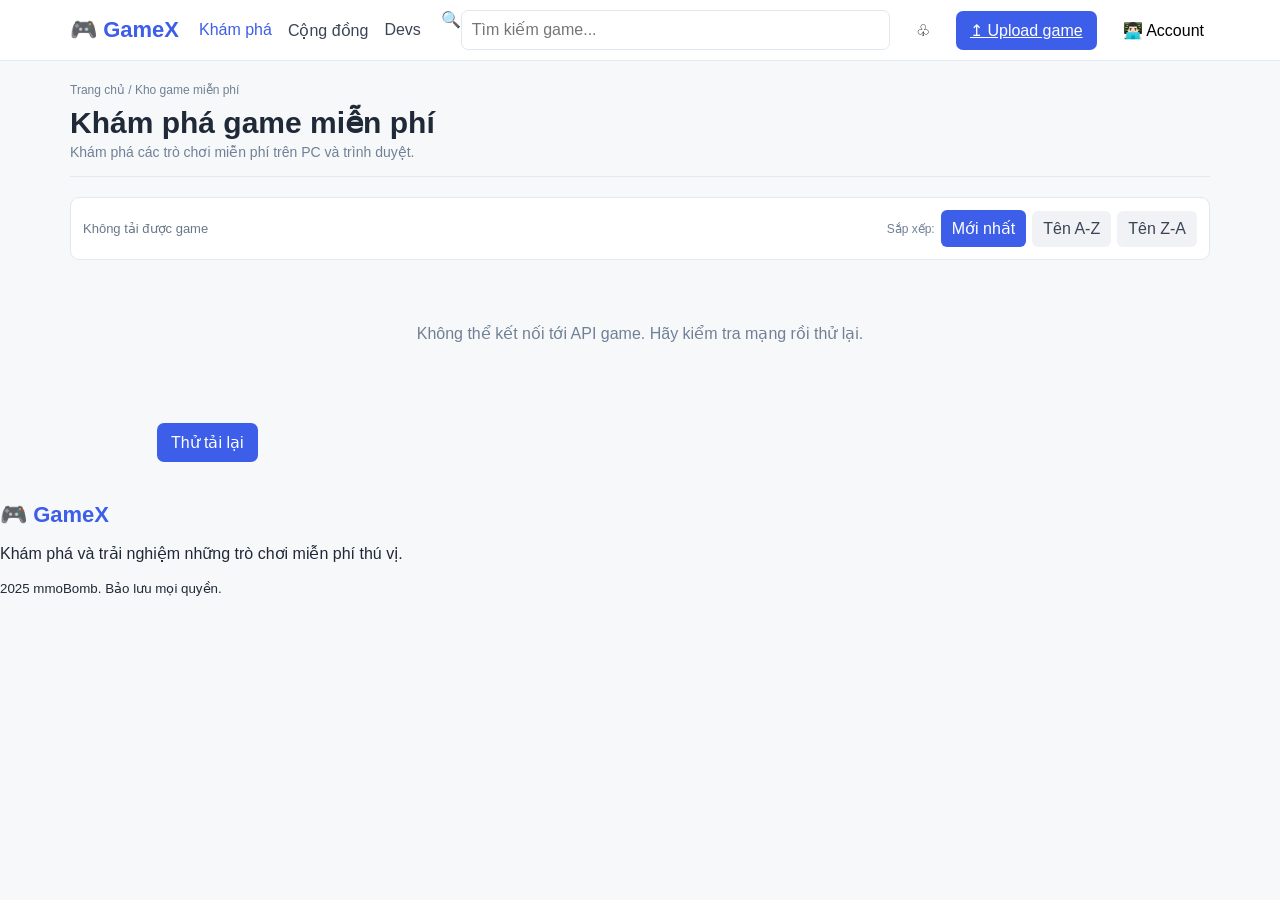
<file: index.html>
<!DOCTYPE html>
<html lang="vi">
<head>
    <!-- Thiết lập bảng mã, khả năng hiển thị responsive và màu thanh trình duyệt. -->
    <meta charset="UTF-8">
    <meta name="viewport" content="width=device-width, initial-scale=1.0">
    <meta name="theme-color" content="#ffffff">
    <title>Khám phá game miễn phí | GameX</title>
    <!-- Kiểu dáng và mã xử lý danh sách game của trang khám phá. -->
    <link rel="stylesheet" href="Css/index.css">
</head>
<body>
    <!-- Thanh điều hướng chính, ô tìm kiếm và các thao tác tài khoản. -->
    <header class="topbar" style="position: sticky; top: 0; z-index: 1000;">
        <div class="topbar-inner">
            <a class="brand" href="#" aria-label="GameX trang chủ">
                <span class="brand-icon" aria-hidden="true">🎮</span>
                <span>GameX</span>
            </a>
            <nav class="nav-links" aria-label="Điều hướng chính">
                <a class="active" href="#">Khám phá</a>
                <a href="#">Cộng đồng</a>
                <a href="#">Devs</a>
            </nav>
            <div class="search flex">
                <span>🔍</span>
                <input id="gameSearch" type="search" placeholder="Tìm kiếm game..." aria-label="Tìm kiếm game">
            </div>
            <button class="icon-button" type="button" aria-label="Thông báo">♧</button>
            <a class="upload-button" href="upload.html" aria-label="Tải lên game"><span aria-hidden="true">↥</span> Upload game</a>
            <button class="profile" type="button" aria-label="Tài khoản" aria-controls="logoutMenu" aria-expanded="false" onclick="const menu = document.getElementById('logoutMenu'); menu.hidden = !menu.hidden; this.setAttribute('aria-expanded', String(!menu.hidden));">
                <span class="avatar" aria-hidden="true">👨🏻‍💻</span>
                <span aria-hidden="true">Account</span>
            </button>
            <button id="logoutMenu" class="logout-menu" type="button" hidden onclick="window.location.href = 'login.html'">Đăng xuất</button>
        </div>
    </header>

    <main>
        <!-- Phần giới thiệu tiêu đề và nội dung của trang khám phá. -->
        <section class="intro" aria-labelledby="page-title">
            <div>
                <div class="breadcrumb">Trang chủ <span>/</span> Kho game miễn phí</div>
                <h1 id="page-title">Khám phá game miễn phí</h1>
                <p class="subtitle">Khám phá các trò chơi miễn phí trên PC và trình duyệt.</p>
            </div>
        </section>

        <!-- Khu vực danh sách game, tùy chọn sắp xếp và nút tải thêm. -->
        <section class="catalog" aria-label="Danh sách trò chơi">
            <div class="sortbar">
                <div class="result-count" id="resultCount" aria-live="polite">Đang tải game...</div>
                <div class="sort-options" aria-label="Sắp xếp trò chơi">
                    <span class="sort-label">Sắp xếp:</span>
                    <button class="sort-button active" type="button" data-sort="newest" aria-pressed="true">Mới nhất</button>
                    <button class="sort-button" type="button" data-sort="az" aria-pressed="false">Tên A-Z</button>
                    <button class="sort-button" type="button" data-sort="za" aria-pressed="false">Tên Z-A</button>
                </div>
            </div>

            <div class="game-grid" id="gameGrid" aria-live="polite">
                <p class="message">Đang tải game...</p>
            </div>
            <nav class="pagination" id="pagination" aria-label="Phân trang danh sách game"></nav>
        </section>
    </main>

    <!-- defer để tải script mà không chặn việc phân tích HTML. -->
    <script src="Js/index.js" defer></script>
    <footer class="site-footer">
        <div class="footer-content">
            <a class="brand" href="#" aria-label="GameX trang chủ">
                <span class="brand-icon" aria-hidden="true">🎮</span>
                <span>GameX</span>
            </a>
            <p>Khám phá và trải nghiệm những trò chơi miễn phí thú vị.</p>
            <small>2025 mmoBomb. Bảo lưu mọi quyền.</small>
        </div>
    </footer>
</body>
</html>
</file>
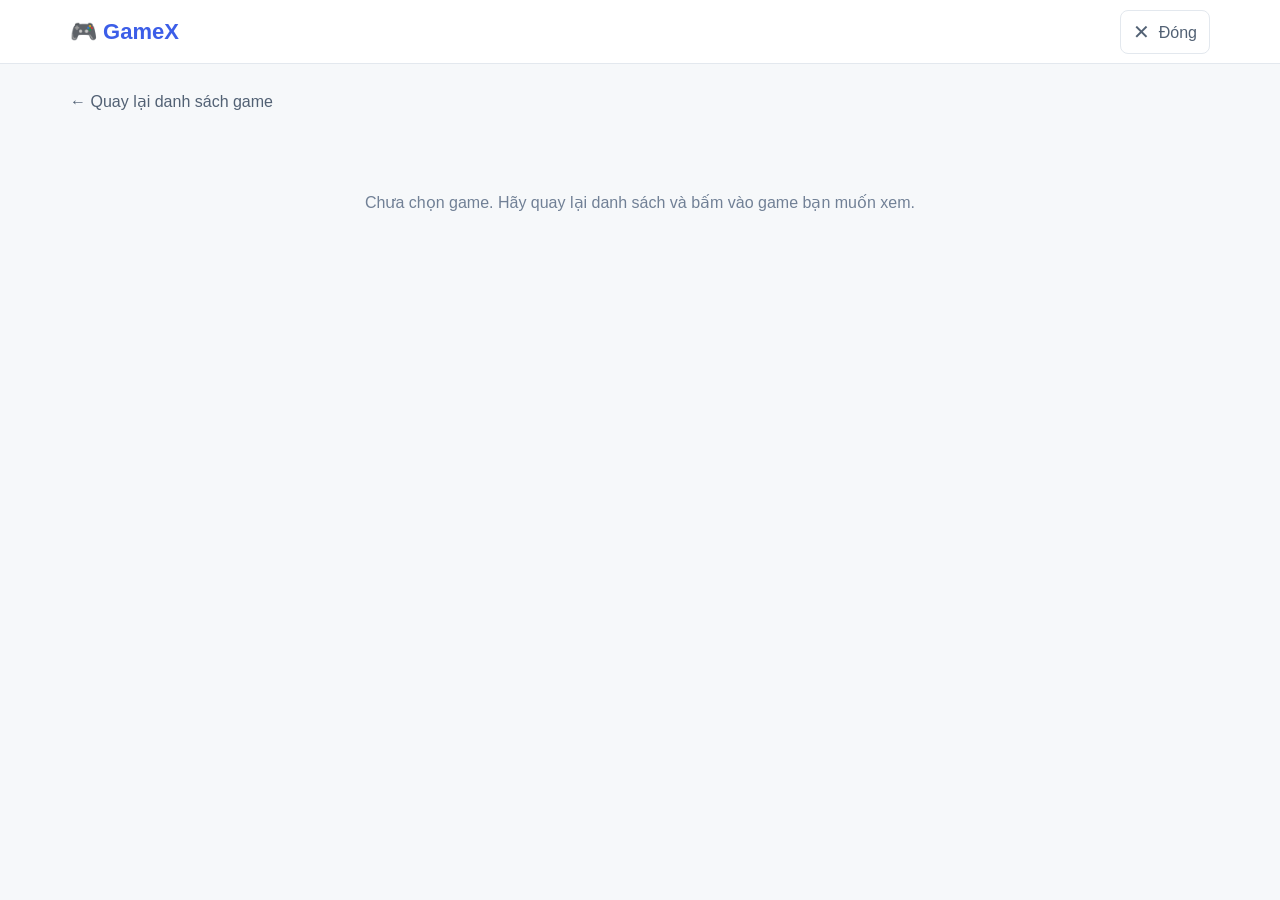
<file: detail.html>
<!DOCTYPE html>
<html lang="vi">
<head>
    <!-- Khai báo bảng mã, chế độ hiển thị trên thiết bị di động và màu giao diện trình duyệt. -->
    <meta charset="UTF-8">
    <meta name="viewport" content="width=device-width, initial-scale=1.0">
    <meta name="theme-color" content="#f6f8fa">
    <title>Chi tiết game | GameX</title>
    <!-- Tải kiểu dáng và logic riêng của trang chi tiết game. -->
    <link rel="stylesheet" href="Css/detail.css">
    <script src="Js/detail.js" defer></script>
</head>
<body>
    <!-- Thanh đầu trang cung cấp nhận diện GameX và nút quay về danh sách. -->
    <header class="topbar">
        <a class="brand" href="index.html"><span aria-hidden="true">🎮</span> GameX</a>
        <a class="close-link" href="index.html" aria-label="Đóng chi tiết và quay lại danh sách">
            <span aria-hidden="true">✕</span> Đóng
        </a>
    </header>

    <!-- Nội dung chi tiết được JavaScript tải và chèn vào gameDetails. -->
    <main class="page">
        <a class="back-link" href="index.html">← Quay lại danh sách game</a>
        <div id="gameDetails" aria-live="polite">
            <p class="status-message">Đang tải thông tin game...</p>
        </div>
    </main>
</body>
</html>
</file>
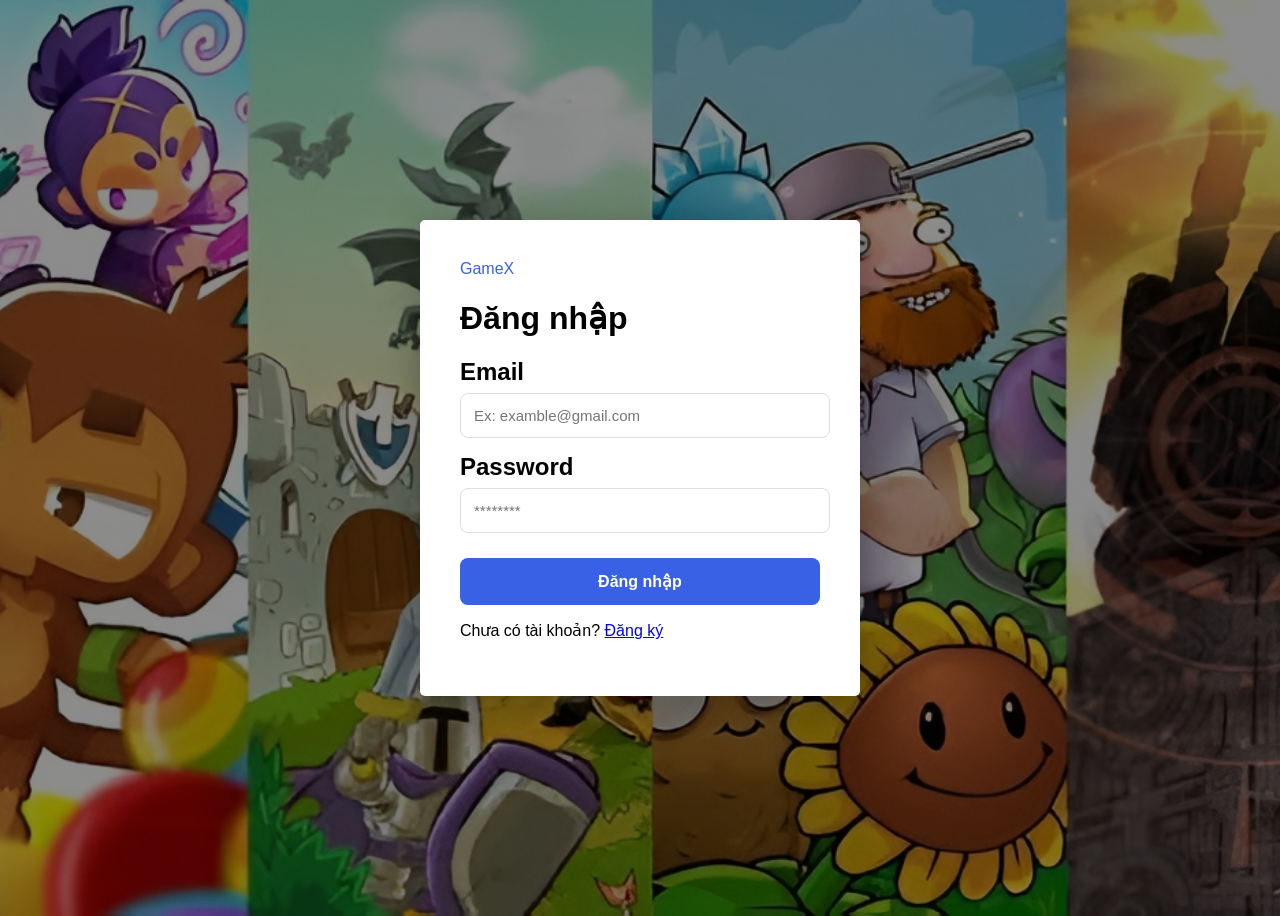
<file: login.html>
<!DOCTYPE html>
<html lang="en">
<head>
    <!-- Thiết lập bảng mã và bố cục phù hợp với kích thước màn hình. -->
    <meta charset="UTF-8">
    <meta name="viewport" content="width=device-width, initial-scale=1.0">
    <title>GameX</title>
    <!-- Dùng chung kiểu dáng cho trang đăng nhập và đăng ký. -->
    <link rel="stylesheet" href="Css/loginregister.css">
</head>
<body>
    <!-- Biểu mẫu đăng nhập; JavaScript xử lý xác thực khi gửi form. -->
    <div class="container">
      <div class="logo">GameX</div>

      <h1>Đăng nhập</h1>

      <form id="loginForm">
        <h2>Email</h2>

        <input type="email" id="email" placeholder="Ex: examble@gmail.com" required />

        <h2>Password</h2>

        <input  type="password" id="password"   placeholder="********" required/>

        <button type="submit">Đăng nhập</button>
      </form>

      <p>
        Chưa có tài khoản?

        <a href="register.html"> Đăng ký </a>
      </p>
    </div>

    <!-- Gắn trình xử lý gửi biểu mẫu đăng nhập. -->
    <script src="Js/login.js"></script>
</body>
</html>
</file>
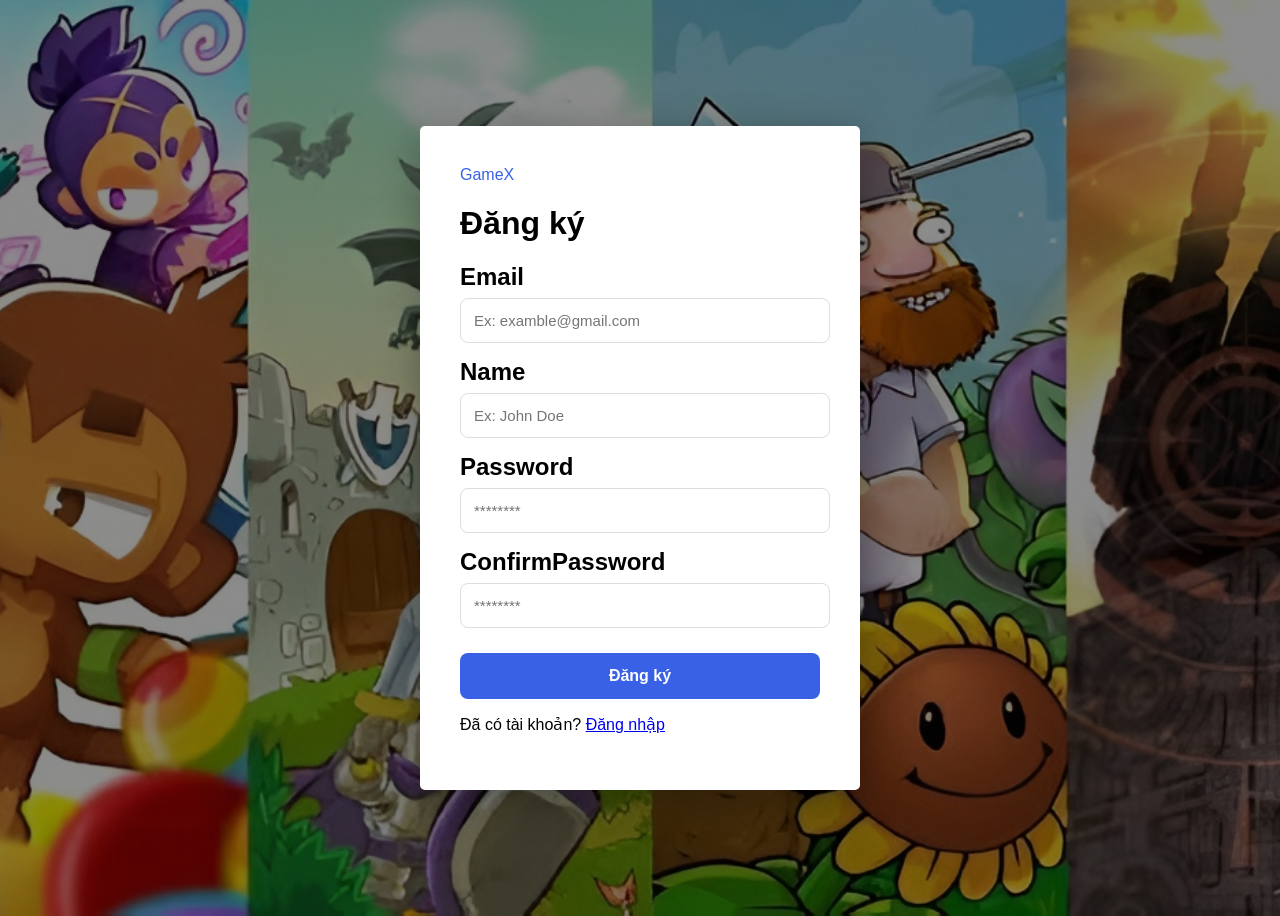
<file: register.html>
<!DOCTYPE html>
<html lang="en">
<head>
    <!-- Thiết lập bảng mã và bố cục phù hợp với kích thước màn hình. -->
    <meta charset="UTF-8">
    <meta name="viewport" content="width=device-width, initial-scale=1.0">
    <title>GameX</title>
    <!-- Dùng chung kiểu dáng cho trang đăng nhập và đăng ký. -->
    <link rel="stylesheet" href="Css/loginregister.css">
</head>
<body>
    <!-- Biểu mẫu tạo tài khoản với trường xác nhận mật khẩu. -->
    <div class="container">
      <div class="logo">GameX</div>

      <h1>Đăng ký</h1>

      <form id="registerForm">
        <h2>Email</h2>

        <input type="email" id="email" placeholder="Ex: examble@gmail.com" required />

        <h2>Name</h2>

        <input type="text" id="name" placeholder="Ex: John Doe" required />

        <h2>Password</h2>

        <input  type="password" id="password"   placeholder="********" required/>

        <h2>ConfirmPassword</h2>

        <input  type="password" id="confirmPassword"   placeholder="********" required/>

        <button type="submit">Đăng ký</button>

      </form>

      <p>
        Đã có tài khoản?

        <a href="login.html"> Đăng nhập </a>
      </p>
    </div>

    <!-- Gắn trình xử lý gửi biểu mẫu đăng ký. -->
    <script src="Js/register.js"></script>
</body>
</html>
</file>
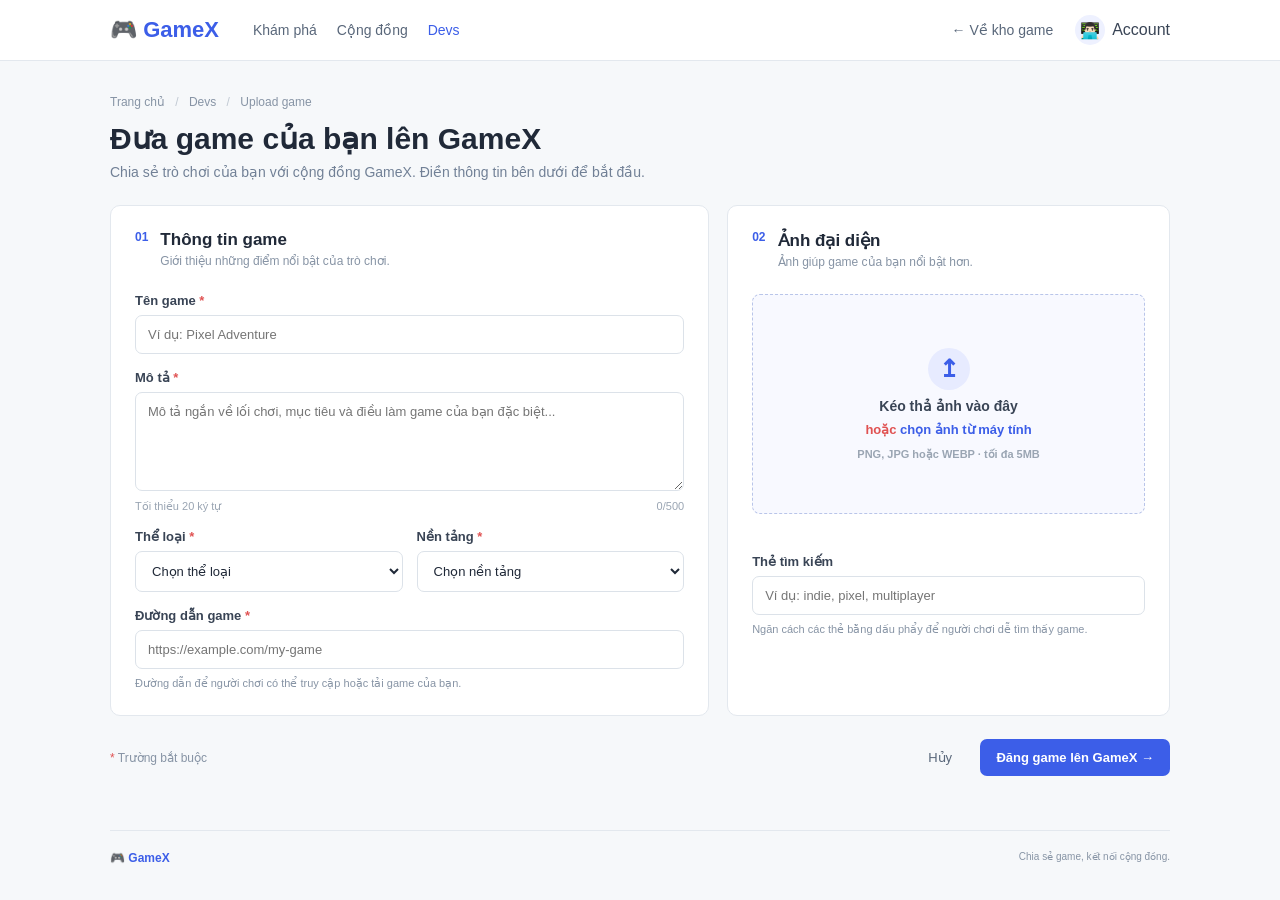
<file: upload.html>
<!DOCTYPE html>
<html lang="vi">
<head>
    <meta charset="UTF-8">
    <meta name="viewport" content="width=device-width, initial-scale=1.0">
    <meta name="theme-color" content="#ffffff">
    <title>Upload game | GameX</title>
    <link rel="stylesheet" href="Css/upload.css">
</head>
<body>
    <header class="topbar">
        <div class="topbar-inner">
            <a class="brand" href="index.html" aria-label="GameX trang chủ">
                <span aria-hidden="true">🎮</span>
                <span>GameX</span>
            </a>
            <nav class="nav-links" aria-label="Điều hướng chính">
                <a href="index.html">Khám phá</a>
                <a href="#">Cộng đồng</a>
                <a class="active" href="upload.html">Devs</a>
            </nav>
            <div class="topbar-actions">
                <a class="back-link" href="index.html">← Về kho game</a>
                <button class="profile" type="button" aria-label="Tài khoản">
                    <span class="avatar" aria-hidden="true">👨🏻‍💻</span>
                    <span>Account</span>
                </button>
            </div>
        </div>
    </header>

    <main>
        <section class="page-heading" aria-labelledby="page-title">
            <p class="breadcrumb">Trang chủ <span>/</span> Devs <span>/</span> Upload game</p>
            <h1 id="page-title">Đưa game của bạn lên GameX</h1>
            <p>Chia sẻ trò chơi của bạn với cộng đồng GameX. Điền thông tin bên dưới để bắt đầu.</p>
        </section>

        <form class="upload-layout" id="uploadForm" novalidate>
            <section class="form-card" aria-labelledby="game-info-title">
                <div class="card-heading">
                    <span class="step">01</span>
                    <div>
                        <h2 id="game-info-title">Thông tin game</h2>
                        <p>Giới thiệu những điểm nổi bật của trò chơi.</p>
                    </div>
                </div>

                <label for="gameName">Tên game <span>*</span></label>
                <input id="gameName" name="gameName" type="text" maxlength="60" placeholder="Ví dụ: Pixel Adventure" required>

                <label for="gameDescription">Mô tả <span>*</span></label>
                <textarea id="gameDescription" name="gameDescription" rows="5" maxlength="500" placeholder="Mô tả ngắn về lối chơi, mục tiêu và điều làm game của bạn đặc biệt..." required></textarea>
                <div class="field-meta"><span id="descriptionHint">Tối thiểu 20 ký tự</span><span id="characterCount">0/500</span></div>

                <div class="field-row">
                    <div>
                        <label for="category">Thể loại <span>*</span></label>
                        <select id="category" name="category" required>
                            <option value="">Chọn thể loại</option>
                            <option>Hành động</option>
                            <option>Phiêu lưu</option>
                            <option>Giải đố</option>
                            <option>Chiến thuật</option>
                            <option>Nhập vai</option>
                            <option>Thể thao</option>
                        </select>
                    </div>
                    <div>
                        <label for="platform">Nền tảng <span>*</span></label>
                        <select id="platform" name="platform" required>
                            <option value="">Chọn nền tảng</option>
                            <option>Trình duyệt</option>
                            <option>Windows</option>
                            <option>macOS</option>
                            <option>Linux</option>
                        </select>
                    </div>
                </div>

                <label for="gameUrl">Đường dẫn game <span>*</span></label>
                <input id="gameUrl" name="gameUrl" type="url" placeholder="https://example.com/my-game" required>
                <p class="input-note">Đường dẫn để người chơi có thể truy cập hoặc tải game của bạn.</p>
            </section>

            <section class="form-card" aria-labelledby="cover-title">
                <div class="card-heading">
                    <span class="step">02</span>
                    <div>
                        <h2 id="cover-title">Ảnh đại diện</h2>
                        <p>Ảnh giúp game của bạn nổi bật hơn.</p>
                    </div>
                </div>

                <label class="drop-zone" id="dropZone" for="coverImage">
                    <input id="coverImage" name="coverImage" type="file" accept="image/png,image/jpeg,image/webp">
                    <span class="upload-icon" aria-hidden="true">↥</span>
                    <strong>Kéo thả ảnh vào đây</strong>
                    <span>hoặc <em>chọn ảnh từ máy tính</em></span>
                    <small>PNG, JPG hoặc WEBP · tối đa 5MB</small>
                </label>
                <div class="image-preview" id="imagePreview" hidden>
                    <img id="previewImage" alt="Ảnh xem trước của game">
                    <button id="removeImage" type="button" class="remove-image">Xóa ảnh</button>
                </div>
                <p class="upload-error" id="uploadError" role="alert"></p>

                <label for="gameTags">Thẻ tìm kiếm</label>
                <input id="gameTags" name="gameTags" type="text" maxlength="100" placeholder="Ví dụ: indie, pixel, multiplayer">
                <p class="input-note">Ngăn cách các thẻ bằng dấu phẩy để người chơi dễ tìm thấy game.</p>
            </section>

            <div class="form-actions">
                <p class="required-note"><span>*</span> Trường bắt buộc</p>
                <div>
                    <a class="cancel-button" href="index.html">Hủy</a>
                    <button class="submit-button" type="submit">Đăng game lên GameX <span aria-hidden="true">→</span></button>
                </div>
            </div>
            <p class="form-message" id="formMessage" role="status" aria-live="polite"></p>
        </form>
    </main>

    <footer class="site-footer">
        <span>🎮 GameX</span>
        <small>Chia sẻ game, kết nối cộng đồng.</small>
    </footer>
    <script src="Js/upload.js" defer></script>
</body>
</html>
</file>
<file: Css/index.css>
/* Quy tắc nền tảng giúp kích thước phần tử bao gồm cả padding và border. */
* {
    box-sizing: border-box;
}

/* Kiểu chữ, màu sắc chung và kiểu điều khiển cơ bản. */
body {
    margin: 0;
    background: #f6f8fa;
    color: #202938;
    font-family: Arial, sans-serif;
}

button,
input {
    font: inherit;
}

button {
    cursor: pointer;
}

/* Thanh điều hướng và giới hạn chiều rộng nội dung chính. */
.topbar {
    background: white;
    border-bottom: 1px solid #e3e8ee;
}

.topbar-inner,
main {
    width: min(1140px, calc(100% - 40px));
    margin: auto;
}

.topbar-inner {
    min-height: 60px;
    display: flex;
    align-items: center;
    gap: 20px;
}

/* Ô tìm kiếm, nút tài khoản và các nút thao tác đầu trang. */
.brand {
    color: #3c5ee8;
    font-size: 22px;
    font-weight: bold;
    text-decoration: none;
}

.nav-links {
    display: flex;
    gap: 16px;
}

.nav-links a {
    color: #394455;
    text-decoration: none;
}

.nav-links .active {
    color: #3c5ee8;
}

.search {
    flex: 1;
}

.search input {
    width: 100%;
    padding: 10px;
    border: 1px solid #e3e8ee;
    border-radius: 7px;
}

.icon-button,
.profile {
    border: 0;
    background: transparent;
}

.upload-button,
.load-more {
    padding: 10px 14px;
    border: 0;
    border-radius: 7px;
    background: #3c5ee8;
    color: white;
}

/* Phần giới thiệu trang và đường dẫn phân cấp. */
.intro {
    padding: 22px 0 16px;
    border-bottom: 1px solid #e3e8ee;
}

.breadcrumb,
.subtitle {
    color: #718096;
}

.breadcrumb {
    font-size: 12px;
}

h1 {
    margin: 8px 0 4px;
    font-size: 30px;
}

.subtitle {
    margin: 0;
    font-size: 14px;
}

.catalog {
    padding: 20px 0 40px;
}

/* Bộ đếm kết quả và điều khiển sắp xếp. */
.sortbar,
.game-card {
    border: 1px solid #e3e8ee;
    border-radius: 9px;
    background: white;
}

.sortbar {
    display: flex;
    align-items: center;
    justify-content: space-between;
    gap: 12px;
    margin-bottom: 18px;
    padding: 12px;
}

.result-count {
    color: #68778a;
    font-size: 13px;
}

.sort-options {
    display: flex;
    align-items: center;
    gap: 6px;
}

.sort-label {
    color: #718096;
    font-size: 12px;
}

.sort-button {
    padding: 9px 11px;
    border: 0;
    border-radius: 6px;
    background: #f0f2f5;
    color: #394455;
}

.sort-button.active {
    background: #3c5ee8;
    color: white;
}

/* Lưới thẻ game cùng nội dung ảnh, mô tả và thông tin phụ. */
.game-grid {
    display: grid;
    grid-template-columns: repeat(4, minmax(0, 1fr));
    gap: 14px;
}

.game-card {
    overflow: hidden;
    color: inherit;
}

.game-card a {
    display: block;
    color: inherit;
    text-decoration: none;
}

.game-card-link {
    display: flex !important;
    flex-direction: column;
}

.game-cover {
    display: grid;
    flex: 0 0 150px;
    height: 150px;
    place-items: center;
    background: #253d62;
    color: white;
}

.game-cover img {
    width: 100%;
    height: 100%;
    object-fit: cover;
}

.game-info {
    position: relative !important;
    inset: auto !important;
    flex: 0 0 auto;
    display: block;
    width: 100%;
    min-height: 105px;
    padding: 10px;
    background: white;
}

.game-info h2 {
    overflow: hidden;
    margin: 0 0 7px;
    font-size: 15px;
    text-overflow: ellipsis;
    white-space: nowrap;
}

.description {
    display: -webkit-box;
    overflow: hidden;
    min-height: 34px;
    margin: 0;
    color: #59677a;
    font-size: 12px;
    line-height: 1.4;
    -webkit-box-orient: vertical;
    -webkit-line-clamp: 2;
}

.game-meta {
    display: flex;
    justify-content: space-between;
    gap: 8px;
    margin-top: 9px;
    padding-top: 8px;
    border-top: 1px solid #edf0f3;
    color: #8794a5;
    font-size: 11px;
}

.game-platform {
    overflow: hidden;
    text-overflow: ellipsis;
    white-space: nowrap;
}

/* Trạng thái thông báo và nút tải thêm kết quả. */
.message {
    grid-column: 1 / -1;
    padding: 30px;
    color: #718096;
    text-align: center;
}

.load-more {
    display: block;
    margin: 20px auto 0;
}

.load-more[hidden] {
    display: none;
}

.pagination {
    display: flex;
    max-width: 100%;
    flex-wrap: wrap;
    justify-content: center;
    gap: 6px;
    margin: 24px 0 4px;
}

.pagination[hidden] {
    display: none;
}

.page-button {
    min-width: 34px;
    height: 34px;
    padding: 0 8px;
    border: 1px solid #e3e8ee;
    border-radius: 6px;
    background: #fff;
    color: #59677a;
}

.page-button:hover:not(:disabled),
.page-button[aria-current="page"] {
    border-color: #3c5ee8;
    background: #3c5ee8;
    color: #fff;
}

.page-button:disabled {
    cursor: not-allowed;
    opacity: .45;
}

.pagination-ellipsis {
    display: grid;
    min-width: 25px;
    height: 34px;
    place-items: center;
    color: #718096;
}

/* Điều chỉnh số cột danh sách cho máy tính bảng. */
@media (max-width: 900px) {
    .game-grid {
        grid-template-columns: repeat(3, minmax(0, 1fr));
    }
}

/* Sắp xếp lại thanh công cụ và lưới trên màn hình điện thoại. */
@media (max-width: 650px) {
    .topbar-inner {
        flex-wrap: wrap;
        gap: 12px;
        padding: 10px 0;
    }

    .nav-links {
        order: 3;
        width: 100%;
        justify-content: space-between;
        font-size: 14px;
    }

    .search {
        min-width: 100px;
    }

    .icon-button,
    .profile {
        display: none;
    }

    .sortbar {
        align-items: flex-start;
        flex-direction: column;
    }

    .sort-options {
        max-width: 100%;
        overflow-x: auto;
    }

    .sort-button {
        white-space: nowrap;
    }

    .game-grid {
        grid-template-columns: repeat(2, minmax(0, 1fr));
    }
}

/* Hiển thị một cột game trên thiết bị có chiều ngang rất hẹp. */
@media (max-width: 380px) {
    .game-grid {
        grid-template-columns: 1fr;
    }
}

.flex {
    display: flex;
}
</file>
<file: Css/detail.css>
/* Thiết lập nền, màu chữ và kiểu chữ mặc định cho trang chi tiết. */
* {
    box-sizing: border-box;
}

body {
    margin: 0;
    background: #f6f8fa;
    color: #202938;
    font-family: Arial, sans-serif;
}

a {
    color: inherit;
}

/* Thanh đầu trang và các liên kết điều hướng quay về danh sách. */
.topbar {
    display: flex;
    min-height: 64px;
    align-items: center;
    justify-content: space-between;
    padding: 0 max(24px, calc((100% - 1140px) / 2));
    background: #fff;
    border-bottom: 1px solid #e3e8ee;
}

.brand {
    color: #3c5ee8;
    font-size: 22px;
    font-weight: 700;
    text-decoration: none;
}

.close-link,
.back-link {
    color: #526174;
    text-decoration: none;
}

.close-link {
    padding: 9px 12px;
    border: 1px solid #e3e8ee;
    border-radius: 8px;
}

.close-link:hover,
.back-link:hover {
    color: #3c5ee8;
}

.close-link span {
    margin-right: 4px;
    font-size: 20px;
    vertical-align: -1px;
}

/* Giới hạn chiều rộng nội dung và chia bố cục chi tiết thành hai cột. */
.page {
    width: min(1140px, calc(100% - 40px));
    margin: 28px auto 56px;
}

.back-link {
    display: inline-block;
    margin-bottom: 18px;
}

.detail-layout {
    display: grid;
    grid-template-columns: minmax(0, 1.7fr) minmax(270px, 0.8fr);
    gap: 22px;
    align-items: start;
}

/* Thẻ nội dung chính, ảnh bìa và phần thông tin tổng quan. */
.detail-main,
.detail-aside,
.related-section {
    overflow: hidden;
    border: 1px solid #e3e8ee;
    border-radius: 12px;
    background: #fff;
    box-shadow: 0 3px 12px rgba(32, 41, 56, 0.04);
}

.cover {
    display: grid;
    min-height: 260px;
    place-items: center;
    overflow: hidden;
    background: #253d62;
    color: white;
}

.cover img {
    width: 100%;
    max-height: 470px;
    aspect-ratio: 16 / 9;
    object-fit: cover;
}

.cover-fallback {
    padding: 60px 20px;
    font-size: 52px;
}

.detail-content {
    padding: 24px;
}

/* Nhãn thể loại/nền tảng và siêu dữ liệu phát hành. */
.badges {
    display: flex;
    flex-wrap: wrap;
    gap: 8px;
    margin-bottom: 12px;
}

.badge {
    padding: 5px 10px;
    border-radius: 999px;
    background: #eef1ff;
    color: #3c5ee8;
    font-size: 12px;
    font-weight: 700;
}

h1 {
    margin: 0 0 12px;
    font-size: clamp(26px, 4vw, 36px);
    line-height: 1.2;
}

.game-meta {
    display: flex;
    flex-wrap: wrap;
    gap: 8px 18px;
    margin-bottom: 22px;
    color: #718096;
    font-size: 14px;
}

.description {
    color: #526174;
    font-size: 15px;
    line-height: 1.75;
    white-space: pre-line;
}

/* Bảng thông số game và liên kết mở trang game bên ngoài. */
.detail-aside {
    padding: 20px;
}

.detail-aside h2,
.related-section h2 {
    margin: 0 0 16px;
    font-size: 20px;
}

.spec-list {
    display: grid;
    gap: 14px;
    margin: 0 0 20px;
}

.spec-list div {
    display: flex;
    justify-content: space-between;
    gap: 12px;
    font-size: 14px;
}

.spec-list dt {
    color: #718096;
}

.spec-list dd {
    margin: 0;
    text-align: right;
    font-weight: 600;
}

.play-link {
    display: block;
    padding: 12px 16px;
    border-radius: 8px;
    background: #3c5ee8;
    color: #fff;
    font-weight: 700;
    text-align: center;
    text-decoration: none;
}

.play-link:hover {
    background: #304bc2;
}

/* Lưới gợi ý game liên quan và trạng thái đang tải/lỗi. */
.related-section {
    margin-top: 24px;
    padding: 22px;
}

.related-grid {
    display: grid;
    grid-template-columns: repeat(4, minmax(0, 1fr));
    gap: 14px;
}

.related-card {
    overflow: hidden;
    border: 1px solid #e3e8ee;
    border-radius: 9px;
    color: inherit;
    text-decoration: none;
}

.related-card:hover {
    border-color: #3c5ee8;
}

.related-card img,
.related-cover {
    display: grid;
    width: 100%;
    height: 120px;
    place-items: center;
    object-fit: cover;
    background: #253d62;
    color: white;
}

.related-card h3 {
    overflow: hidden;
    margin: 0;
    padding: 10px;
    font-size: 14px;
    text-overflow: ellipsis;
    white-space: nowrap;
}

.status-message {
    padding: 48px 20px;
    color: #718096;
    text-align: center;
}

/* Chuyển bố cục sang một cột trên màn hình nhỏ hơn. */
@media (max-width: 760px) {
    .detail-layout {
        grid-template-columns: 1fr;
    }

    .related-grid {
        grid-template-columns: repeat(2, minmax(0, 1fr));
    }
}

/* Thu gọn khoảng cách và ảnh bìa trên điện thoại nhỏ. */
@media (max-width: 480px) {
    .topbar {
        padding: 0 16px;
    }

    .page {
        width: calc(100% - 24px);
        margin-top: 18px;
    }

    .detail-content,
    .detail-aside,
    .related-section {
        padding: 16px;
    }

    .cover {
        min-height: 190px;
    }
}
</file>
<file: Css/loginregister.css>
/* Căn giữa biểu mẫu và phủ nền ảnh bằng lớp tối để tăng độ tương phản. */
body {
 font-family: Arial, sans-serif;

    min-height: 100vh;

    display: flex;

    justify-content: center;

    align-items: center;

    background:
        linear-gradient(
            rgba(0, 0, 0, 0.45),
            rgba(0, 0, 0, 0.45)
        ),
        url('../Img/loginbg.jfif');

    background-size: cover;

    background-position: center;
}

/* Hộp nội dung chính dùng chung cho màn hình đăng nhập và đăng ký. */
.container {

    width: 360px;

    background: white;

    padding: 40px;

    border-radius: 5px;

    box-shadow:
        0 10px 40px rgba(0, 0, 0, 0.3);
}

/* Nhấn mạnh thương hiệu và tiêu đề các trường nhập. */
.logo {
    color: #3961e6;
}

h2 {

    display: block;

    margin-top: 15px;

    margin-bottom: 7px;

    font-weight: bold;
} 

/* Kiểu dáng chung cho các trường nhập và trạng thái đang được chọn. */
input {

    width: 95%;

    padding: 13px;

    border: 1px solid #ddd;

    border-radius: 8px;

    font-size: 15px;

    outline: none;
}

input:focus {

    border-color: #3961e6;
}

/* Nút gửi biểu mẫu và phản hồi khi rê chuột. */
button {

    width: 100%;

    margin-top: 25px;

    padding: 14px;

    border: none;

    border-radius: 8px;

    background: #3961e6;

    color: white;

    font-size: 16px;

    font-weight: bold;

    cursor: pointer;
}

button:hover {

    background: #003cff;
}
</file>
<file: Css/upload.css>
* {
    box-sizing: border-box;
}

body {
    margin: 0;
    background: #f6f8fa;
    color: #202938;
    font-family: Arial, sans-serif;
}

button,
input,
select,
textarea {
    font: inherit;
}

button,
label {
    cursor: pointer;
}

.topbar {
    background: #fff;
    border-bottom: 1px solid #e3e8ee;
}

.topbar-inner,
main {
    width: min(1060px, calc(100% - 40px));
    margin: auto;
}

.topbar-inner {
    min-height: 60px;
    display: flex;
    align-items: center;
    gap: 34px;
}

.brand {
    color: #3c5ee8;
    font-size: 22px;
    font-weight: bold;
    text-decoration: none;
}

.nav-links {
    display: flex;
    gap: 20px;
}

.nav-links a,
.back-link {
    color: #59677a;
    font-size: 14px;
    text-decoration: none;
}

.nav-links a.active,
.back-link:hover {
    color: #3c5ee8;
}

.topbar-actions {
    display: flex;
    align-items: center;
    gap: 22px;
    margin-left: auto;
}

.profile {
    display: flex;
    align-items: center;
    gap: 7px;
    padding: 0;
    border: 0;
    background: transparent;
    color: #394455;
}

.avatar {
    display: grid;
    width: 30px;
    height: 30px;
    place-items: center;
    border-radius: 50%;
    background: #eef1ff;
}

.page-heading {
    padding: 34px 0 25px;
}

.breadcrumb {
    margin: 0 0 12px;
    color: #8794a5;
    font-size: 12px;
}

.breadcrumb span {
    margin: 0 7px;
    color: #c0c8d2;
}

h1 {
    margin: 0 0 8px;
    font-size: 30px;
}

.page-heading > p:last-child {
    margin: 0;
    color: #718096;
    font-size: 14px;
}

.upload-layout {
    display: grid;
    grid-template-columns: 1.15fr .85fr;
    gap: 18px;
    padding-bottom: 36px;
}

.form-card {
    padding: 24px;
    border: 1px solid #e3e8ee;
    border-radius: 10px;
    background: #fff;
}

.card-heading {
    display: flex;
    gap: 12px;
    margin-bottom: 25px;
}

.step {
    color: #3c5ee8;
    font-size: 12px;
    font-weight: bold;
}

h2 {
    margin: 0 0 4px;
    font-size: 17px;
}

.card-heading p {
    margin: 0;
    color: #8794a5;
    font-size: 12px;
}

label {
    display: block;
    margin: 16px 0 7px;
    color: #394455;
    font-size: 13px;
    font-weight: bold;
}

label span,
.required-note span {
    color: #e05252;
}

input,
select,
textarea {
    width: 100%;
    padding: 11px 12px;
    border: 1px solid #dce2e9;
    border-radius: 7px;
    outline: none;
    color: #202938;
    background: #fff;
    font-size: 13px;
}

textarea {
    resize: vertical;
}

input:focus,
select:focus,
textarea:focus {
    border-color: #3c5ee8;
    box-shadow: 0 0 0 3px rgba(60, 94, 232, .1);
}

.field-row {
    display: grid;
    grid-template-columns: 1fr 1fr;
    gap: 14px;
}

.field-meta {
    display: flex;
    justify-content: space-between;
    margin-top: 5px;
    color: #9aa5b3;
    font-size: 11px;
}

.input-note {
    margin: 7px 0 0;
    color: #8794a5;
    font-size: 11px;
    line-height: 1.4;
}

.drop-zone {
    display: flex;
    min-height: 220px;
    flex-direction: column;
    align-items: center;
    justify-content: center;
    gap: 8px;
    margin: 0;
    border: 1px dashed #b9c5e9;
    border-radius: 8px;
    background: #f8f9ff;
    color: #718096;
    text-align: center;
    transition: background .2s, border-color .2s;
}

.drop-zone.dragging,
.drop-zone:hover {
    border-color: #3c5ee8;
    background: #f0f3ff;
}

.drop-zone input {
    display: none;
}

.upload-icon {
    display: grid;
    width: 42px;
    height: 42px;
    place-items: center;
    border-radius: 50%;
    background: #e7ebff;
    color: #3c5ee8;
    font-size: 24px;
}

.drop-zone strong {
    color: #394455;
    font-size: 14px;
}

.drop-zone em {
    color: #3c5ee8;
    font-style: normal;
}

.drop-zone small {
    margin-top: 3px;
    color: #9aa5b3;
    font-size: 11px;
}

.image-preview {
    position: relative;
    overflow: hidden;
    height: 220px;
    border-radius: 8px;
}

.image-preview img {
    width: 100%;
    height: 100%;
    object-fit: cover;
}

.remove-image {
    position: absolute;
    right: 10px;
    bottom: 10px;
    padding: 7px 10px;
    border: 0;
    border-radius: 5px;
    background: rgba(32, 41, 56, .85);
    color: #fff;
    font-size: 12px;
}

.upload-error {
    min-height: 16px;
    margin: 8px 0 0;
    color: #c53b48;
    font-size: 12px;
}

.form-actions {
    grid-column: 1 / -1;
    display: flex;
    align-items: center;
    justify-content: space-between;
    padding-top: 5px;
}

.required-note {
    margin: 0;
    color: #8794a5;
    font-size: 12px;
}

.cancel-button,
.submit-button {
    display: inline-block;
    padding: 11px 16px;
    border-radius: 7px;
    font-size: 13px;
    text-decoration: none;
}

.cancel-button {
    margin-right: 8px;
    color: #59677a;
}

.submit-button {
    border: 0;
    background: #3c5ee8;
    color: #fff;
    font-weight: bold;
}

.submit-button:hover {
    background: #294bd0;
}

.form-message {
    grid-column: 1 / -1;
    margin: -4px 0 0;
    color: #2f8a5a;
    font-size: 13px;
    text-align: right;
}

.site-footer {
    display: flex;
    width: min(1060px, calc(100% - 40px));
    justify-content: space-between;
    margin: 0 auto;
    padding: 20px 0 30px;
    border-top: 1px solid #e3e8ee;
    color: #8794a5;
    font-size: 12px;
}

.site-footer span {
    color: #3c5ee8;
    font-weight: bold;
}

@media (max-width: 760px) {
    .topbar-inner {
        gap: 16px;
    }

    .nav-links,
    .back-link {
        display: none;
    }

    .upload-layout {
        grid-template-columns: 1fr;
    }
}

@media (max-width: 480px) {
    .topbar-inner,
    main,
    .site-footer {
        width: min(100% - 24px, 1060px);
    }

    .topbar-actions {
        gap: 0;
    }

    .field-row,
    .form-actions {
        grid-template-columns: 1fr;
        flex-direction: column;
        align-items: stretch;
        gap: 12px;
    }

    .form-actions > div {
        text-align: right;
    }
}
</file>
